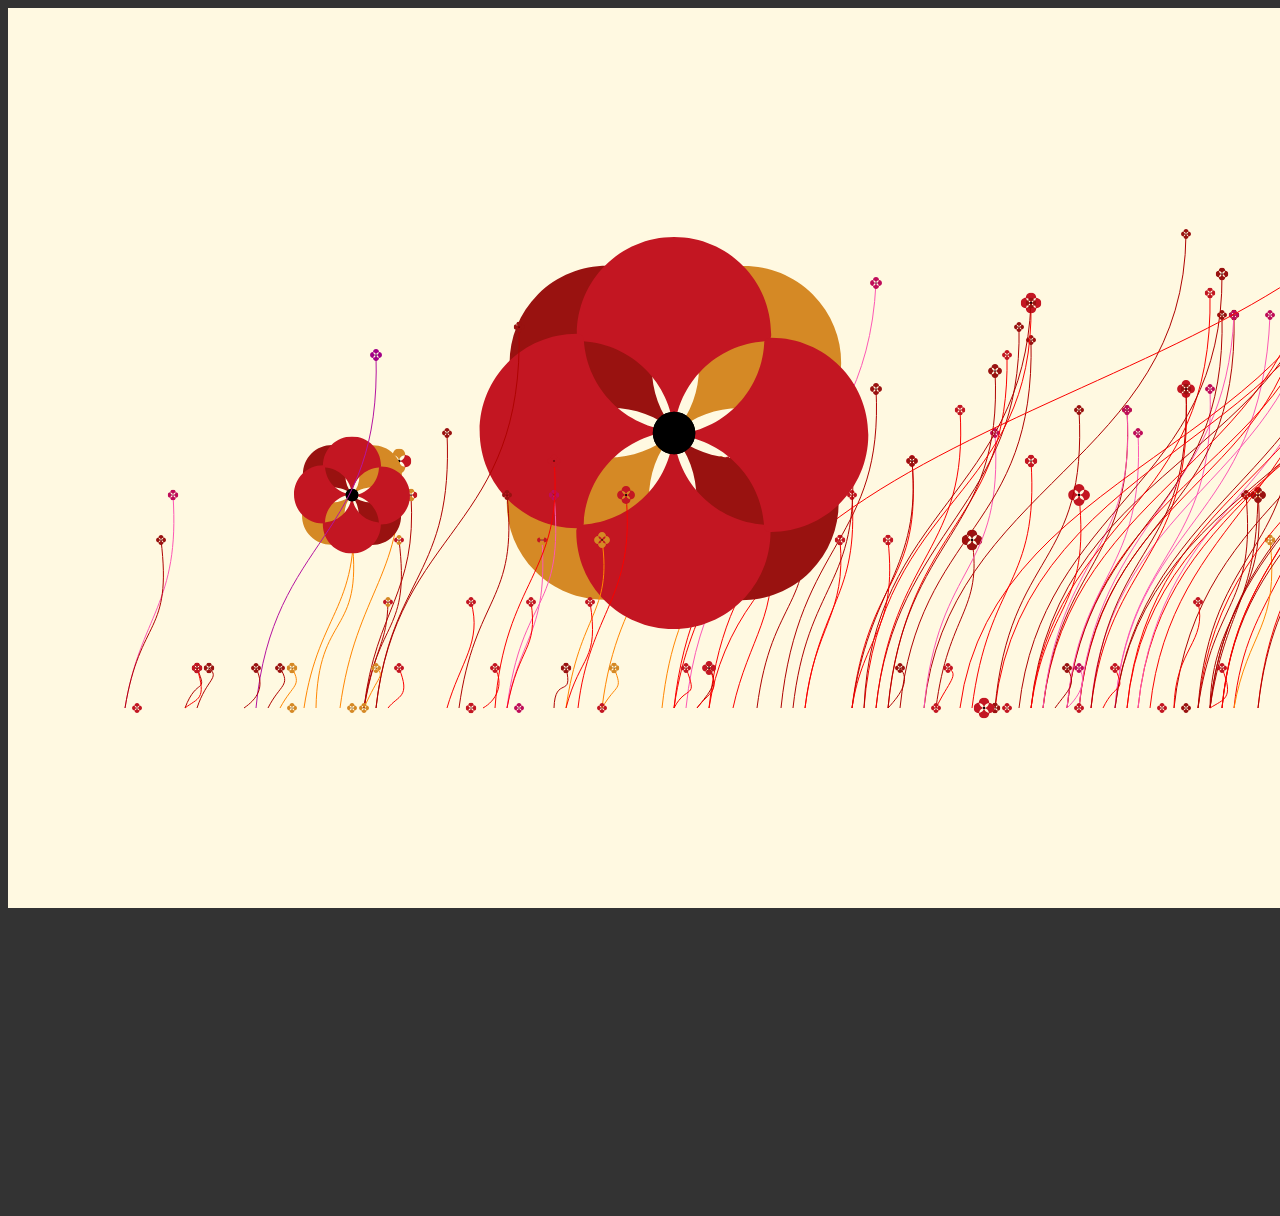
<file: index.html>
<html>
	<head>
		<link rel="stylesheet" type="text/css" href="style.css">
	</head>
<!--
	<script type="text/javascript" src="http://canvg.googlecode.com/svn/trunk/rgbcolor.js"></script> 
	<script type="text/javascript" src="http://canvg.googlecode.com/svn/trunk/StackBlur.js"></script>
	<script type="text/javascript" src="http://canvg.googlecode.com/svn/trunk/canvg.js"></script> 

	<script type="text/javascript" src="libs/svgtodata/base64.js"></script> 
	<script type="text/javascript" src="libs/svgtodata/svg_todataurl.js"></script>
-->	
	<script src="libs/easeljs/easeljs-0.7.0.min.js"></script>

	<script type="text/javascript" src="FrameAnimation.js"></script>
	<script type="text/javascript" src="MathHelper.js"></script>

	<script type="text/javascript" src="Point.js"></script>
	<script type="text/javascript" src="ImageUrls.js"></script>
	<script type="text/javascript" src="Colours.js"></script>

	<script type="text/javascript" src="Curve.js"></script>
	<script type="text/javascript" src="Poppy.js"></script>
	<script type="text/javascript" src="Main.js"></script>

	<body>
		<canvas id="canvas"  width="1500" height="900"></canvas>
		<svg id="svg" xmlns="http://www.w3.org/2000/svg" xmlns:xlink="http://www.w3.org/1999/xlink"width="500" height="300"></svg>
	</body>
</html>
</file>
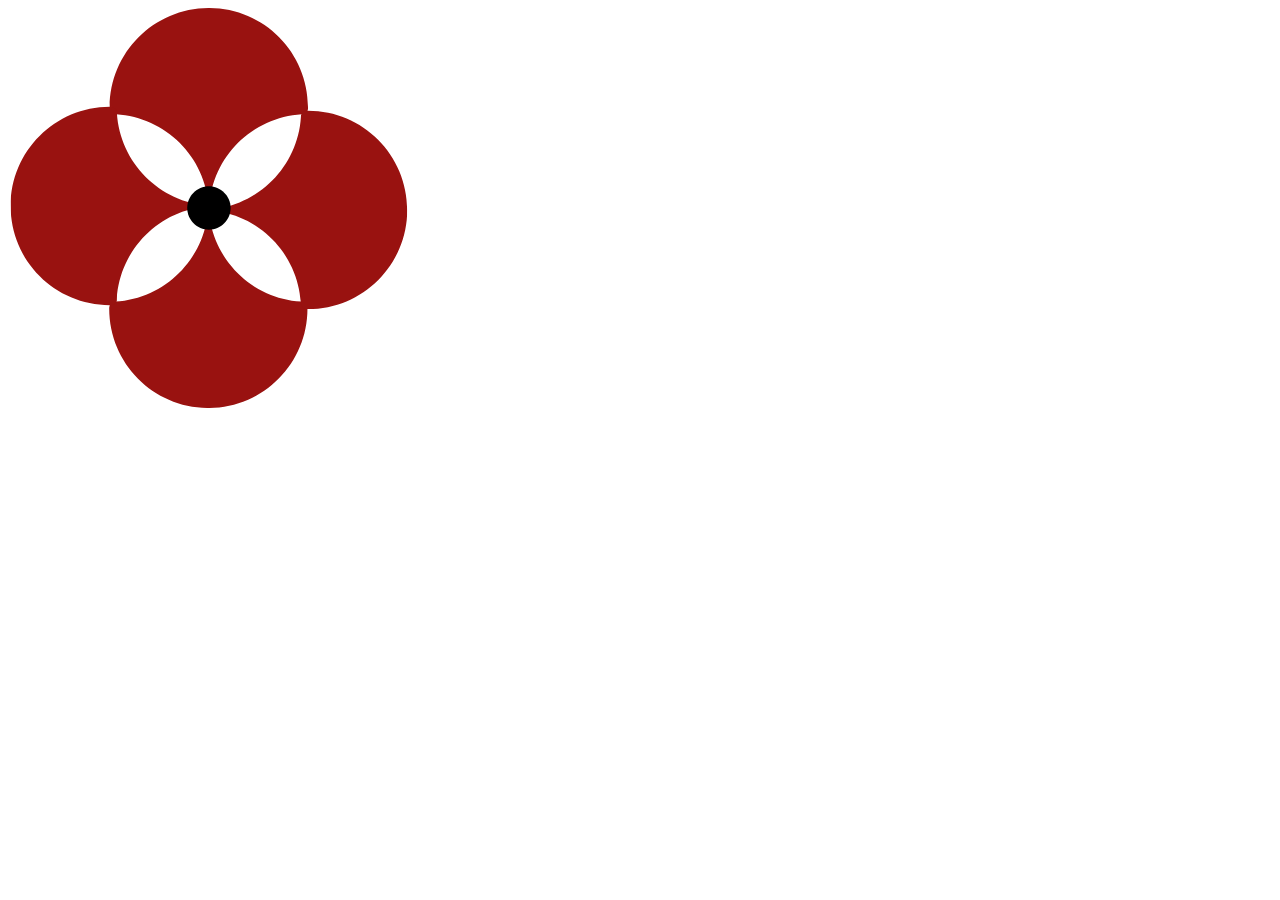
<file: test.html>
<html>
	<script type="text/javascript" src="http://canvg.googlecode.com/svn/trunk/rgbcolor.js"></script> 
	<script type="text/javascript" src="http://canvg.googlecode.com/svn/trunk/StackBlur.js"></script>
	<script type="text/javascript" src="http://canvg.googlecode.com/svn/trunk/canvg.js"></script> 

	<script type="text/javascript" src="libs/svgtodata/base64.js"></script> 
	<script type="text/javascript" src="libs/svgtodata/svg_todataurl.js"></script>

<body>


	
	<div id="myDiv" width="1000" height="500" > </div>

	<canvas id="canvas" width="1000" height="500" />

</body>


<script type="text/javascript">

var canvas = document.getElementById('canvas'),
ctx = canvas.getContext('2d');

var ni = document.getElementById('myDiv');

var can = document.getElementById('canvas');
	
// var obj = document.createElement('object');
// obj.data = "images/Africa.svg";
// obj.type="image/svg+xml";
// obj.width = 400;
// obj.height = 400;
// ni.appendChild(obj);



//var so = (new XMLSerializer()).serializeToString(obj.data);


var img = new Image();
img.onload = function(){
	this.width = 400;
	this.height = 400;
    ctx.drawImage(this, 0, 0, 400, 400);
  }
img.src = "images/Africa.svg";

//ni.appendChild(img);

//console.log(so);

//importSVG(obj, can);

function importSVG(sourceSVG, targetCanvas) 
{
    var svg = document.getElementById("svg");
	var img = new Image();

	svg.toDataURL("image/png", {
		callback: function(data) {
			img.setAttribute("src", data);						
		}
	})
}

</script>

</html>
</file>
<file: style.css>
body {
    background: #333;
    color: #fff9e1;
    font: 300 100.1% "Helvetica Neue", Helvetica, "Arial Unicode MS", Arial, sans-serif;
}
#holder {
     margin: 0px auto;
     border: 0px solid red;
}
#copy {
    bottom: 0;
    font: 300 .7em "Helvetica Neue", Helvetica, "Arial Unicode MS", Arial, sans-serif;
    position: absolute;
    right: 1em;
    text-align: right;
}
#copy a {
    color: #fff;
}
</file>
